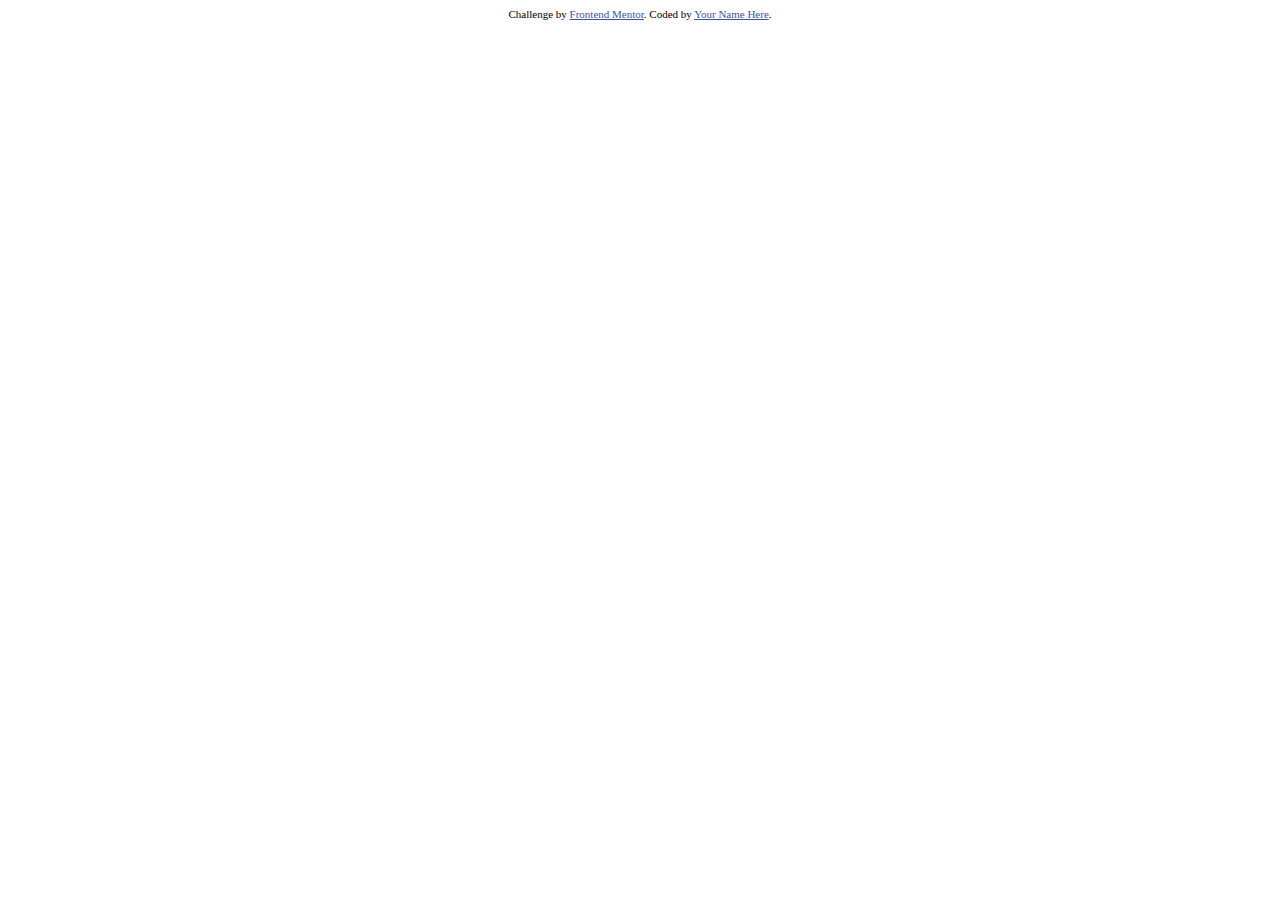
<file: calculator-app-main/index.html>
<!DOCTYPE html>
<html lang="en">
<head>
  <meta charset="UTF-8">
  <meta name="viewport" content="width=device-width, initial-scale=1.0"> <!-- displays site properly based on user's device -->

  <link rel="icon" type="image/png" sizes="32x32" href="./images/favicon-32x32.png">
  
  <title>Frontend Mentor | Calculator app</title>

  <!-- Feel free to remove these styles or customise in your own stylesheet 👍 -->
  <style>
    .attribution { font-size: 11px; text-align: center; }
    .attribution a { color: hsl(228, 45%, 44%); }
  </style>
</head>
<body>


  
  <div class="attribution">
    Challenge by <a href="https://www.frontendmentor.io?ref=challenge" target="_blank">Frontend Mentor</a>. 
    Coded by <a href="#">Your Name Here</a>.
  </div>
</body>
</html>
</file>
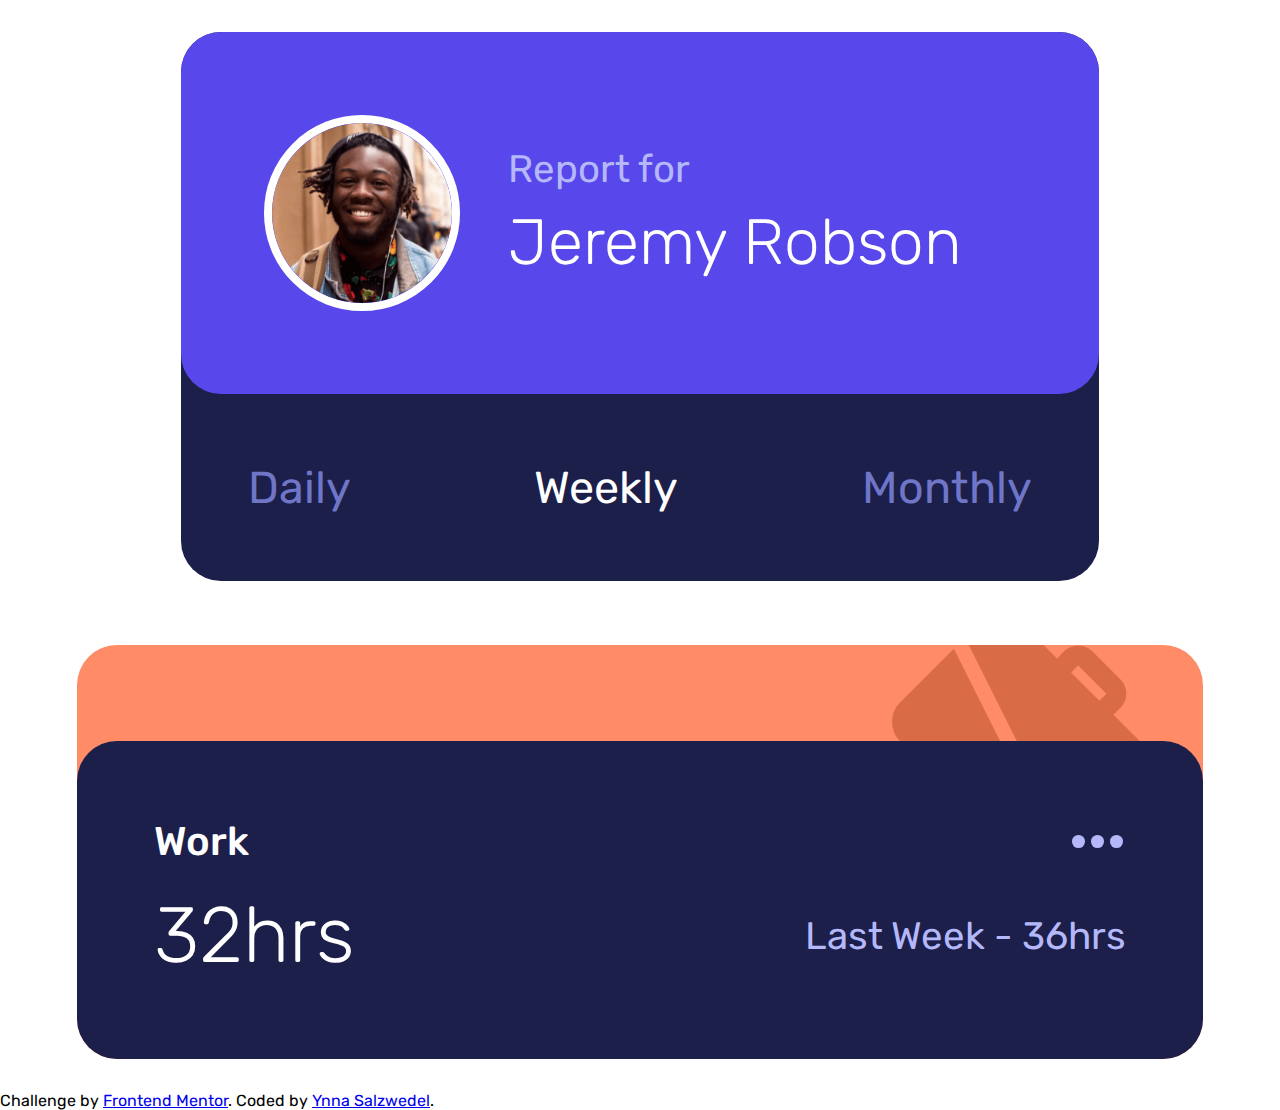
<file: timeTracker/index.html>
<!DOCTYPE html>
<html lang="en">
  <head>
    <meta charset="UTF-8" />
    <!-- ================FONTS -->
    <link rel="preconnect" href="https://fonts.googleapis.com" />
    <link rel="preconnect" href="https://fonts.gstatic.com" crossorigin />
    <link
      href="https://fonts.googleapis.com/css2?family=Rubik:wght@300;400;500&display=swap"
      rel="stylesheet"
    />
    <!-- displays site properly based on user's device -->

    <link
      rel="icon"
      type="image/png"
      sizes="32x32"
      href="./images/favicon-32x32.png"
    />
    <link
      rel="stylesheet"
      href="./styles/style.css"
      <meta
      name="viewport"
      content="width=device-width, initial-scale=1.0"
    />

    <title>Frontend Mentor | Time Tracking Challenge</title>
  </head>
  <body>
    <div class="container">
      <!-- Menu Card -->
      <div class="menuCard">
        <div class="cardReport">
          <img src="./images/image-jeremy.png" alt="Jeremy" />
          <div class="report">
            <p>Report for</p>
            <div class="name">Jeremy Robson</div>
          </div>
        </div>

        <div class="menu">
          <div class="menuLink">Daily</div>
          <div class="menuLink menu-active">Weekly</div>
          <div class="menuLink">Monthly</div>
        </div>
      </div>

      <!-- Regular Cards -->
      <div class="regularCard">
        <div class="propertyCard">
          <div class="row">
            <div class="title">Work</div>
            <div class="points">
              <div class="point"></div>
              <div class="point"></div>
              <div class="point"></div>
            </div>
          </div>
          <div class="row2">
            <div class="hours">32hrs</div>
            <div class="lastHours">Last Week - 36hrs</div>
          </div>
        </div>
      </div>
    </div>
    <div class="attribution">
      Challenge by
      <a href="https://www.frontendmentor.io?ref=challenge" target="_blank"
        >Frontend Mentor</a
      >. Coded by <a href="#">Ynna Salzwedel</a>.
    </div>
  </body>
</html>
</file>
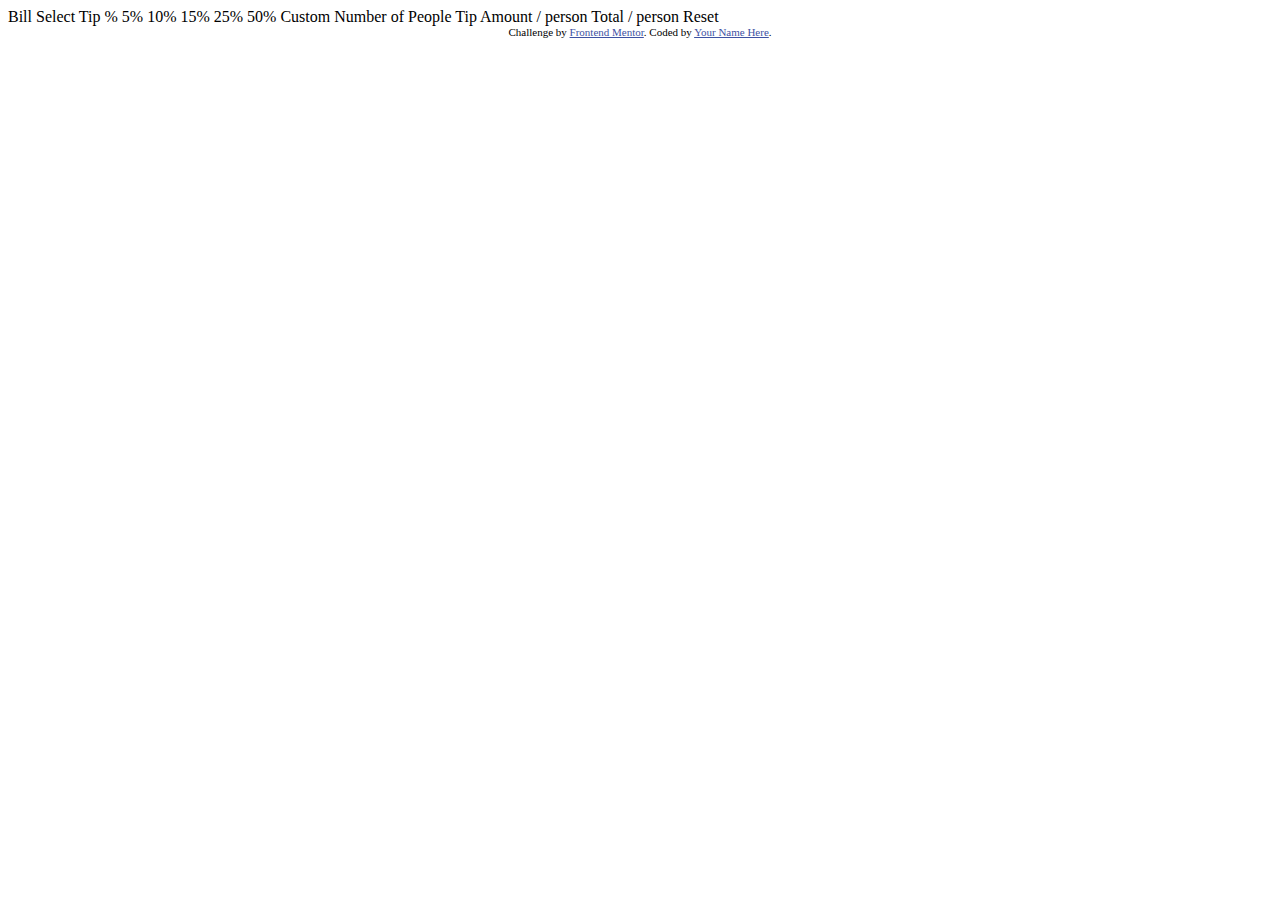
<file: tipCalculator/index.html>
<!DOCTYPE html>
<html lang="en">
<head>
  <meta charset="UTF-8">
  <meta name="viewport" content="width=device-width, initial-scale=1.0"> <!-- displays site properly based on user's device -->

  <link rel="icon" type="image/png" sizes="32x32" href="./images/favicon-32x32.png">
  
  <title>Frontend Mentor | Tip calculator app</title>

  <!-- Feel free to remove these styles or customise in your own stylesheet 👍 -->
  <style>
    .attribution { font-size: 11px; text-align: center; }
    .attribution a { color: hsl(228, 45%, 44%); }
  </style>
</head>
<body>

  Bill

  Select Tip %
  5%
  10%
  15%
  25%
  50%
  Custom

  Number of People

  Tip Amount
  / person

  Total
  / person

  Reset
  
  <div class="attribution">
    Challenge by <a href="https://www.frontendmentor.io?ref=challenge" target="_blank">Frontend Mentor</a>. 
    Coded by <a href="#">Your Name Here</a>.
  </div>
</body>
</html>
</file>
<file: timeTracker/styles/style.css>
* {
  margin: 0;
  padding: 0;
  -webkit-box-sizing: border-box;
          box-sizing: border-box;
}

body {
  font-family: "Rubik", sans-serif;
}

.container {
  width: 88%;
  margin: 2rem auto;
  gap: 4rem;
  display: -webkit-box;
  display: -ms-flexbox;
  display: flex;
  -webkit-box-orient: vertical;
  -webkit-box-direction: normal;
      -ms-flex-direction: column;
          flex-direction: column;
  -webkit-box-align: center;
      -ms-flex-align: center;
          align-items: center;
  -webkit-box-pack: center;
      -ms-flex-pack: center;
          justify-content: center;
}

.menuCard {
  background-color: #1c1f4a;
  border-radius: 2.5rem;
}

.menuCard .cardReport {
  background-color: #5847eb;
  border-radius: 2.5rem;
  padding: 5.2rem;
  display: -webkit-box;
  display: -ms-flexbox;
  display: flex;
  -webkit-box-align: center;
      -ms-flex-align: center;
          align-items: center;
  gap: 3rem;
}

.menuCard .cardReport img {
  width: 26%;
  border: 8px solid white;
  border-radius: 50%;
}

.menuCard .cardReport .report {
  display: -webkit-box;
  display: -ms-flexbox;
  display: flex;
  -webkit-box-orient: vertical;
  -webkit-box-direction: normal;
      -ms-flex-direction: column;
          flex-direction: column;
  gap: 0.7rem;
}

.menuCard .cardReport .report p {
  color: #b4b8f9;
  font-size: 2.4rem;
}

.menuCard .cardReport .report .name {
  color: white;
  font-size: 4rem;
  font-weight: 300;
}

.menuCard .menu {
  display: -webkit-box;
  display: -ms-flexbox;
  display: flex;
  -webkit-box-orient: horizontal;
  -webkit-box-direction: normal;
      -ms-flex-direction: row;
          flex-direction: row;
  -webkit-box-pack: justify;
      -ms-flex-pack: justify;
          justify-content: space-between;
  -webkit-box-align: center;
      -ms-flex-align: center;
          align-items: center;
  padding: 4.2rem;
}

.menuCard .menu .menuLink {
  color: #6f76c8;
  font-size: 2.8rem;
  cursor: pointer;
}

.menuCard .menu .menuLink:hover {
  color: white;
}

.menuCard .menu .menu-active {
  color: white;
}

.regularCard {
  background-color: #ff8c66;
  width: 100%;
  border-radius: 2.5rem;
  background-image: url("../images/icon-work.svg");
  background-repeat: no-repeat;
  background-size: 24%;
  background-position: 95% -2rem;
}

.regularCard .propertyCard {
  background-color: #1c1f4a;
  margin-top: 6rem;
  border-radius: 2.5rem;
  padding: 4.8rem;
}

.regularCard .propertyCard .row {
  display: -webkit-box;
  display: -ms-flexbox;
  display: flex;
  -webkit-box-pack: justify;
      -ms-flex-pack: justify;
          justify-content: space-between;
}

.regularCard .propertyCard .row .title {
  color: white;
  font-size: 2.5rem;
  font-weight: 500;
}

.regularCard .propertyCard .row .points {
  display: -webkit-box;
  display: -ms-flexbox;
  display: flex;
  -webkit-box-align: center;
      -ms-flex-align: center;
          align-items: center;
  -webkit-box-pack: center;
      -ms-flex-pack: center;
          justify-content: center;
}

.regularCard .propertyCard .row .points .point {
  background-color: #b4b8f9;
  width: 0.8rem;
  height: 0.8rem;
  border-radius: 50%;
  margin: 0.2rem;
}

.regularCard .propertyCard .row2 {
  display: -webkit-box;
  display: -ms-flexbox;
  display: flex;
  -webkit-box-orient: horizontal;
  -webkit-box-direction: normal;
      -ms-flex-direction: row;
          flex-direction: row;
  -webkit-box-align: center;
      -ms-flex-align: center;
          align-items: center;
  -webkit-box-pack: justify;
      -ms-flex-pack: justify;
          justify-content: space-between;
  padding-top: 1.5rem;
}

.regularCard .propertyCard .row2 .hours {
  color: white;
  font-size: 4.9rem;
  font-weight: 300;
}

.regularCard .propertyCard .row2 .lastHours {
  color: #b4b8f9;
  font-size: 2.4rem;
}
/*# sourceMappingURL=style.css.map */
</file>
